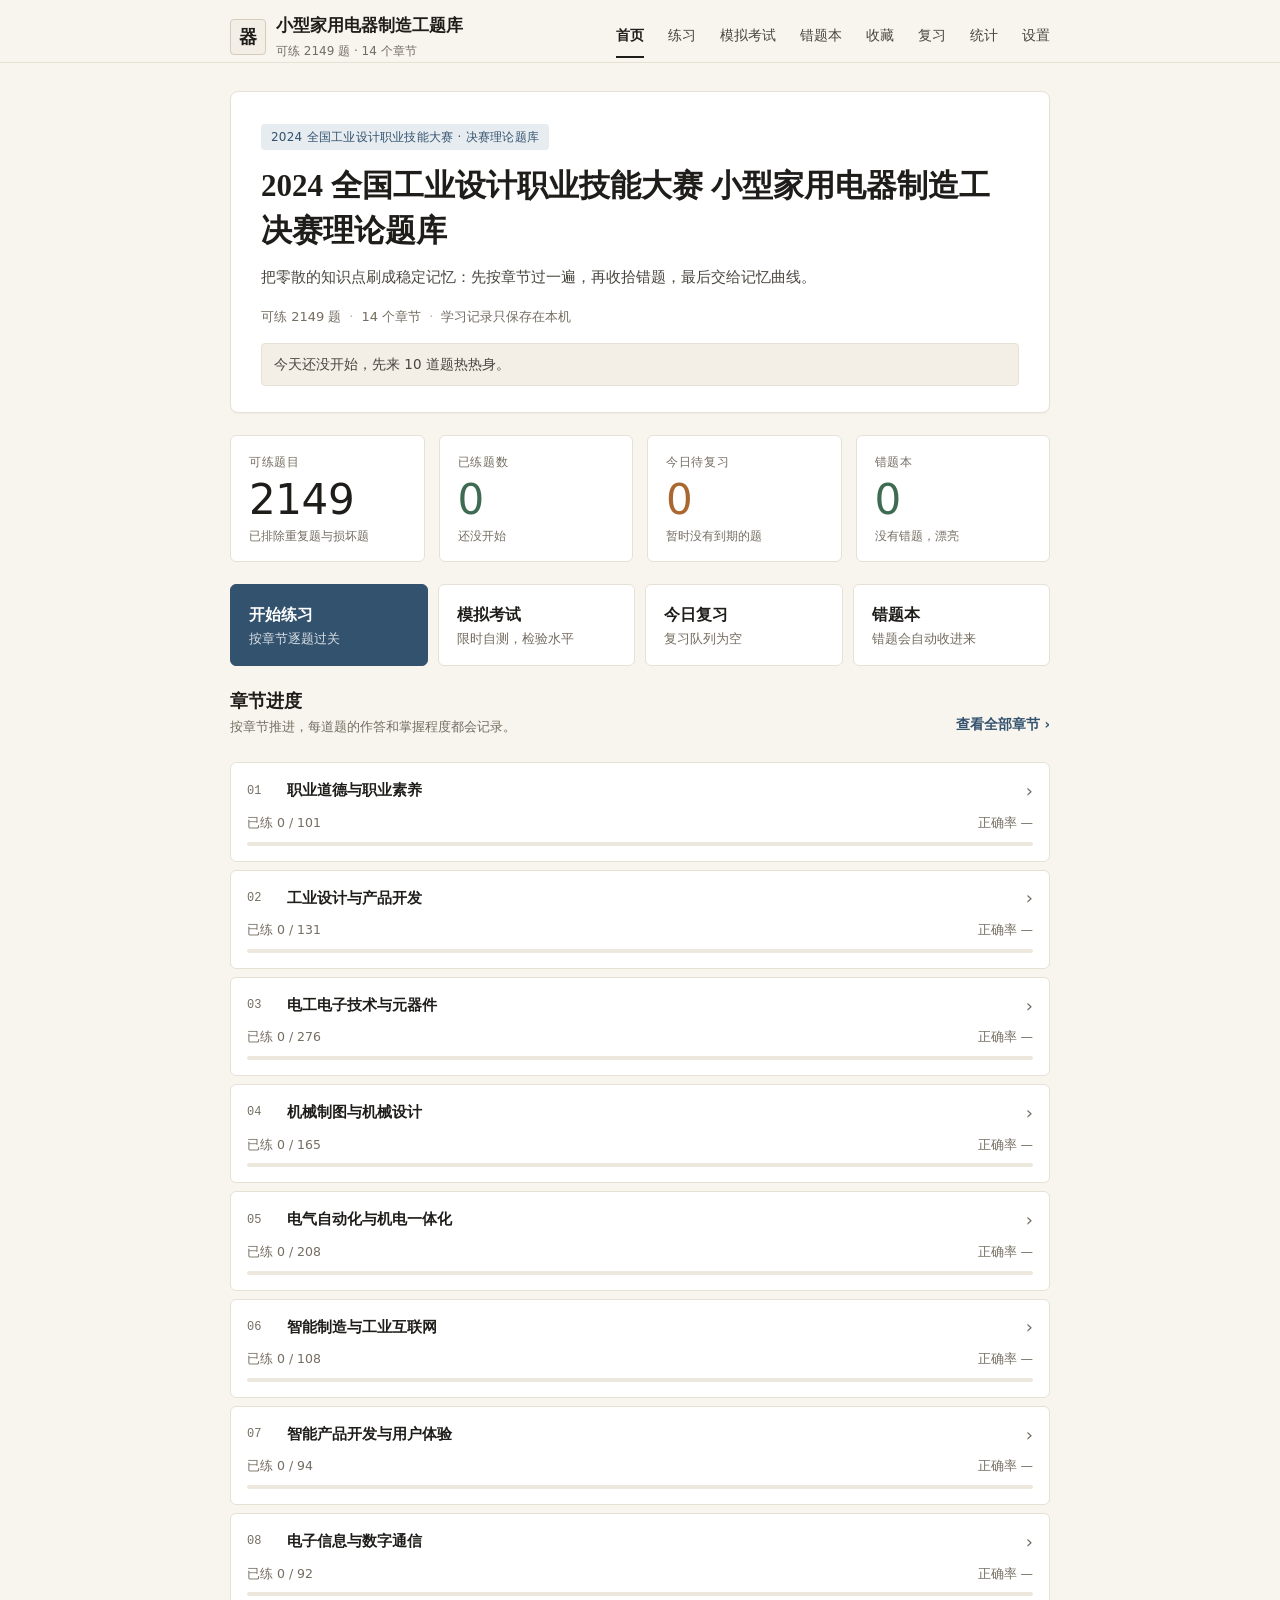
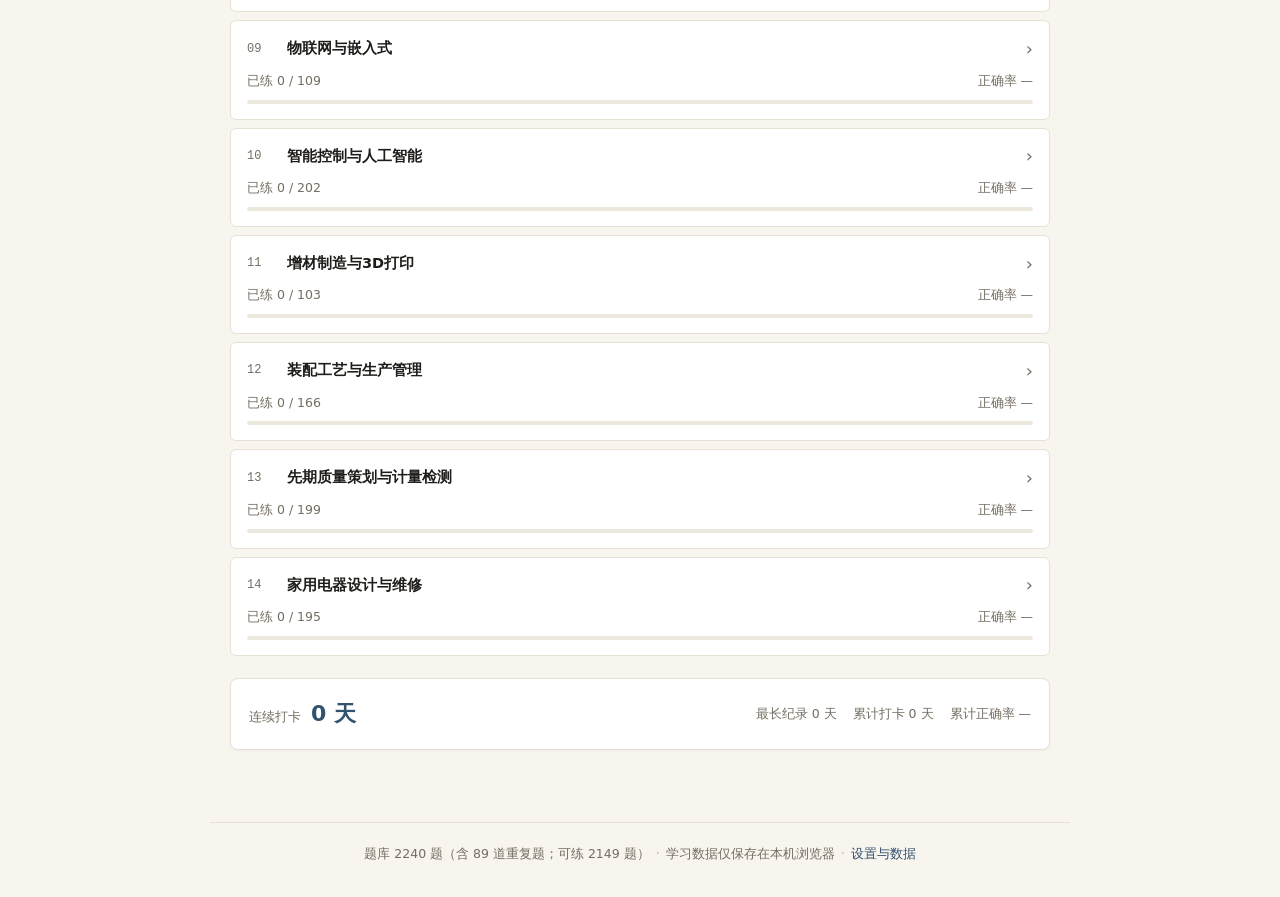
<file: index.html>
<!DOCTYPE html>
<html lang="zh-CN" data-theme="light">
  <head>
    <meta charset="utf-8" />
    <meta name="viewport" content="width=device-width, initial-scale=1, viewport-fit=cover" />
    <meta name="description" content="2024 全国工业设计职业技能大赛 小型家用电器制造工 决赛理论题库刷题：章节练习、模拟考试、错题本、收藏、记忆曲线复习与学习统计。" />
    <meta name="theme-color" content="#F8F5EF" />
    <title>小型家用电器制造工题库</title>
    <script>
      // 首屏前应用主题，避免深色模式闪白
      try {
        var rawSettings = JSON.parse(localStorage.getItem('appq:settings') || '{}');
        var theme = rawSettings && rawSettings.theme;
        var prefersDark =
          typeof matchMedia === 'function' && matchMedia('(prefers-color-scheme: dark)').matches;
        if (theme === 'dark' || (theme !== 'light' && prefersDark)) {
          document.documentElement.dataset.theme = 'dark';
          document.documentElement.style.colorScheme = 'dark';
        }
      } catch (err) {
        /* 忽略：主题会在 app.js 里再次应用 */
      }
    </script>
    <link
      rel="icon"
      href="data:image/svg+xml,%3Csvg xmlns='http://www.w3.org/2000/svg' viewBox='0 0 32 32'%3E%3Crect width='32' height='32' rx='4' fill='%23F8F5EF' stroke='%2333526E' stroke-width='2'/%3E%3Cpath d='M12 6.5v4M20 6.5v4' stroke='%2333526E' stroke-width='2' stroke-linecap='round'/%3E%3Crect x='10' y='10.5' width='12' height='7' rx='2.5' fill='none' stroke='%2333526E' stroke-width='2'/%3E%3Cpath d='M16 17.5v4M16 21.5c-3 0-4.5 1.6-4.5 4' stroke='%2333526E' stroke-width='2' stroke-linecap='round'/%3E%3C/svg%3E"
    />
    <link rel="stylesheet" href="css/style.css" />
    <script type="module" src="js/app.js"></script>
  </head>
  <body>
    <a class="skip-link" href="#main">跳到主要内容</a>

    <header class="site-header">
      <div class="site-header__inner">
        <a class="brand" href="#/" aria-label="小型家用电器制造工题库首页">
          <span class="brand__mark" aria-hidden="true">器</span>
          <span class="brand__text">
            <strong class="brand__title" id="brand-title">小型家用电器制造工题库</strong>
            <span class="brand__subtitle" id="brand-subtitle">章节练习 · 模拟考试 · 记忆曲线</span>
          </span>
        </a>
        <nav class="site-nav" id="site-nav" aria-label="主导航">
          <a href="#/" data-nav="home">首页</a>
          <a href="#/chapters" data-nav="chapters">练习</a>
          <a href="#/exam" data-nav="exam">模拟考试</a>
          <a href="#/wrong" data-nav="wrong">错题本</a>
          <a href="#/favorites" data-nav="favorites">收藏</a>
          <a href="#/review" data-nav="review">复习</a>
          <a href="#/stats" data-nav="stats">统计</a>
          <a href="#/settings" data-nav="settings">设置</a>
        </nav>
      </div>
    </header>

    <main id="main" class="site-main" tabindex="-1">
      <div class="boot" role="status">
        <span class="boot__spinner" aria-hidden="true"></span>
        <p>正在加载题库…</p>
      </div>
    </main>

    <footer class="site-footer">
      <p>
        <span id="footer-total">题库加载中</span>
        <span class="site-footer__dot" aria-hidden="true">·</span>
        学习数据仅保存在本机浏览器
        <span class="site-footer__dot" aria-hidden="true">·</span>
        <a href="#/settings">设置与数据</a>
      </p>
    </footer>

    <div id="toast-root" class="toast-root" aria-live="polite" aria-atomic="false"></div>
    <div id="modal-root"></div>

    <noscript>
      <p class="noscript">本页面需要启用 JavaScript 才能使用，请在浏览器设置中允许 JavaScript 后刷新。</p>
    </noscript>
  </body>
</html>
</file>
<file: css/style.css>
/* =========================================================================
   小型家用电器制造工题库 · 样式表
   视觉基调：现代人文主义 / 暖调学院风（纸本质感、学术批注台）。
   移动优先，桌面居中 860px；深色模式由 [data-theme="dark"] 接管。
   ========================================================================= */

/* --------------------------------- 变量 -------------------------------- */
:root {
  --font-sans: system-ui, -apple-system, "PingFang SC", "Microsoft YaHei", "Segoe UI", sans-serif;
  --font-serif: "Songti SC", "STSong", "Noto Serif CJK SC", "Source Han Serif SC", "SimSun", Georgia, serif;
  --font-mono: ui-monospace, "SFMono-Regular", "Cascadia Mono", Consolas, monospace;

  --bg: #f8f5ef;
  --surface: #ffffff;
  --surface-2: #f3efe7;
  --surface-3: #ede8de;
  --border: #e7e1d5;
  --border-strong: #d5ccbc;
  --text: #1f1d1a;
  --text-2: #4a463f;
  --muted: #746d61;

  --primary: #33526e;
  --primary-strong: #28425a;
  --primary-soft: #e7ecf1;
  --success: #3f6b52;
  --success-soft: #e8efe8;
  --success-border: #b9cbbe;
  --danger: #a5433a;
  --danger-soft: #f5e7e4;
  --danger-border: #dcb6ae;
  --warn: #a9682f;
  --warn-soft: #f7eddf;
  --warn-border: #dfc7a6;

  --header-bg: rgba(248, 245, 239, 0.96);
  --overlay: rgba(31, 29, 26, 0.42);
  --shadow-sm: 0 1px 2px rgba(31, 29, 26, 0.04);
  --shadow-md: 0 1px 3px rgba(31, 29, 26, 0.05);
  --shadow-lg: 0 2px 6px rgba(31, 29, 26, 0.06);

  --radius-lg: 8px;
  --radius: 6px;
  --radius-sm: 4px;

  color-scheme: light;
}

:root[data-theme="dark"] {
  --bg: #17150f;
  --surface: #1f1c16;
  --surface-2: #262219;
  --surface-3: #2d281e;
  --border: #322d24;
  --border-strong: #4a4336;
  --text: #ede7db;
  --text-2: #c6beaf;
  --muted: #9c9283;

  --primary: #8fa9c4;
  --primary-strong: #a9c0d8;
  --primary-soft: #25303b;
  --success: #8fb79d;
  --success-soft: #1f2a22;
  --success-border: #46604f;
  --danger: #d98b80;
  --danger-soft: #33211e;
  --danger-border: #6e3f37;
  --warn: #d3a269;
  --warn-soft: #2e2519;
  --warn-border: #5e4a2c;

  --header-bg: rgba(23, 21, 15, 0.96);
  --overlay: rgba(0, 0, 0, 0.6);
  --shadow-sm: 0 1px 2px rgba(0, 0, 0, 0.35);
  --shadow-md: 0 1px 3px rgba(0, 0, 0, 0.4);
  --shadow-lg: 0 2px 6px rgba(0, 0, 0, 0.45);
  color-scheme: dark;
}

/* ------------------------------- 基础样式 ------------------------------- */
*,
*::before,
*::after {
  box-sizing: border-box;
}

html {
  -webkit-text-size-adjust: 100%;
  text-size-adjust: 100%;
  scroll-behavior: smooth;
}

body {
  margin: 0;
  min-height: 100vh;
  font-family: var(--font-sans);
  font-size: 16px;
  line-height: 1.75;
  color: var(--text);
  background-color: var(--bg);
  -webkit-font-smoothing: antialiased;
  -moz-osx-font-smoothing: grayscale;
  transition: background-color 0.12s ease, color 0.12s ease;
}

body.modal-open {
  overflow: hidden;
}

h1,
h2,
h3,
h4,
p,
figure,
blockquote,
dl,
dd {
  margin: 0;
}

ul,
ol {
  margin: 0;
  padding: 0;
  list-style: none;
}

a {
  color: var(--primary);
  text-decoration: none;
}

a:hover {
  text-decoration: underline;
}

button,
input,
select,
textarea {
  font: inherit;
  color: inherit;
}

img {
  max-width: 100%;
  display: block;
}

:focus-visible {
  outline: 2px solid var(--primary);
  outline-offset: 2px;
}

::selection {
  background: var(--primary-soft);
  color: var(--text);
}

/* 滚动条（桌面端） */
@media (pointer: fine) {
  * {
    scrollbar-width: thin;
    scrollbar-color: var(--border-strong) transparent;
  }
}

.skip-link {
  position: absolute;
  left: 12px;
  top: -60px;
  z-index: 200;
  padding: 10px 16px;
  border-radius: var(--radius-sm);
  background: var(--primary);
  color: #fff;
  font-weight: 600;
}

.skip-link:focus {
  top: 12px;
  text-decoration: none;
}

/* -------------------------------- 布局壳 -------------------------------- */
.site-header {
  position: sticky;
  top: 0;
  z-index: 50;
  background: var(--header-bg);
  border-bottom: 1px solid var(--border);
}

.site-header__inner {
  display: flex;
  flex-direction: column;
  gap: 4px;
  max-width: 860px;
  margin: 0 auto;
  padding: 10px 16px 0;
}

.brand {
  display: flex;
  align-items: center;
  gap: 10px;
  min-width: 0;
  color: inherit;
  text-decoration: none;
}

.brand:hover {
  text-decoration: none;
}

.brand__mark {
  display: grid;
  place-items: center;
  flex: 0 0 auto;
  width: 36px;
  height: 36px;
  border: 1px solid var(--border-strong);
  border-radius: var(--radius-sm);
  background: var(--surface-2);
  color: var(--text);
  font-family: var(--font-serif);
  font-size: 18px;
  font-weight: 600;
  line-height: 1;
}

.brand__text {
  display: flex;
  flex-direction: column;
  min-width: 0;
}

.brand__title {
  font-family: var(--font-serif);
  font-size: 16.5px;
  font-weight: 600;
  letter-spacing: 0;
  white-space: nowrap;
  overflow: hidden;
  text-overflow: ellipsis;
}

.brand__subtitle {
  font-size: 12px;
  color: var(--muted);
  white-space: nowrap;
  overflow: hidden;
  text-overflow: ellipsis;
}

.site-nav {
  display: flex;
  gap: 13px;
  overflow-x: auto;
  scrollbar-width: none;
  padding-bottom: 0;
  margin: 0;
}

.site-nav::-webkit-scrollbar {
  display: none;
}

.site-nav a {
  flex: 0 0 auto;
  padding: 8px 0 6px;
  border-bottom: 2px solid transparent;
  border-radius: 0;
  color: var(--text-2);
  font-size: 13.5px;
  font-weight: 500;
  white-space: nowrap;
  transition: color 0.12s ease, border-color 0.12s ease;
}

.site-nav a:hover {
  border-bottom-color: var(--border-strong);
  color: var(--text);
  text-decoration: none;
}

.site-nav a.is-active {
  border-bottom-color: var(--text);
  color: var(--text);
  font-weight: 600;
}

.site-main {
  max-width: 860px;
  margin: 0 auto;
  padding: 28px 20px 72px;
  min-height: calc(100vh - 220px);
  outline: none;
}

.site-footer {
  max-width: 860px;
  margin: 0 auto;
  padding: 20px 16px calc(32px + env(safe-area-inset-bottom));
  border-top: 1px solid var(--border);
  color: var(--muted);
  font-size: 12.5px;
  text-align: center;
}

.site-footer p {
  display: flex;
  flex-wrap: wrap;
  justify-content: center;
  gap: 6px;
}

.site-footer__dot {
  opacity: 0.5;
}

.noscript {
  position: fixed;
  inset: auto 16px 16px;
  z-index: 300;
  padding: 14px 18px;
  border: 1px solid var(--danger-border);
  border-radius: var(--radius);
  background: var(--danger-soft);
  color: var(--danger);
}

@media (min-width: 720px) {
  .site-header__inner {
    flex-direction: row;
    align-items: center;
    justify-content: space-between;
    gap: 26px;
    padding: 12px 20px 0;
  }

  .site-nav {
    overflow: visible;
    padding-bottom: 0;
    gap: 24px;
  }

  .site-nav a {
    padding: 8px 0 8px;
    font-size: 13.5px;
  }

  .site-main {
    padding: 28px 20px 72px;
  }
}

/* -------------------------------- 通用页面 ------------------------------- */
.page {
  display: flex;
  flex-direction: column;
  gap: 22px;
}

.page--narrow {
  max-width: 560px;
  margin: 0 auto;
  width: 100%;
}

.page-head {
  display: flex;
  flex-direction: column;
  gap: 6px;
  padding-top: 4px;
}

.page-title {
  font-family: var(--font-serif);
  font-size: 27px;
  font-weight: 600;
  letter-spacing: 0;
  line-height: 1.4;
}

.page-subtitle {
  color: var(--muted);
  font-size: 14.5px;
  line-height: 1.8;
}

.stack {
  display: flex;
  flex-direction: column;
  gap: 12px;
}

.muted {
  color: var(--text-2);
}

.small {
  font-size: 13px;
}

.dot {
  opacity: 0.5;
}

.link-arrow {
  flex: 0 0 auto;
  font-size: 13.5px;
  font-weight: 600;
}

.link-arrow::after {
  content: " ›";
}

.card {
  background: var(--surface);
  border: 1px solid var(--border);
  border-radius: var(--radius-lg);
  box-shadow: var(--shadow-sm);
}

.card--pad {
  padding: 22px 24px;
}

@media (max-width: 559px) {
  .card--pad {
    padding: 18px;
  }
}

/* 极窄屏（≤400px）：8 个导航项按内容排会溢出，这里压紧字号与间距让「设置」也留在首屏 */
@media (max-width: 400px) {
  .site-nav {
    gap: 10px;
  }

  .site-nav a {
    font-size: 12.5px;
  }
}

.section-head {
  display: flex;
  align-items: flex-end;
  justify-content: space-between;
  gap: 12px;
  margin-bottom: 14px;
}

.section-head__text {
  display: flex;
  flex-direction: column;
  gap: 3px;
  min-width: 0;
}

.section-title {
  font-family: var(--font-serif);
  font-size: 18px;
  font-weight: 600;
  letter-spacing: 0;
  line-height: 1.45;
}

.section-subtitle {
  color: var(--muted);
  font-size: 13px;
  line-height: 1.5;
}

/* --------------------------------- 按钮 --------------------------------- */
.btn {
  display: inline-flex;
  align-items: center;
  justify-content: center;
  gap: 6px;
  padding: 10px 18px;
  min-height: 42px;
  border: 1px solid var(--border-strong);
  border-radius: var(--radius-sm);
  background: var(--surface);
  color: var(--text);
  font-size: 14.5px;
  font-weight: 600;
  line-height: 1.2;
  text-align: center;
  text-decoration: none;
  cursor: pointer;
  user-select: none;
  transition: color 0.12s ease, background-color 0.12s ease, border-color 0.12s ease;
  -webkit-tap-highlight-color: transparent;
}

.btn:hover {
  border-color: var(--primary);
  color: var(--primary);
  text-decoration: none;
}

.btn:active {
  border-color: var(--text-2);
}

.btn:disabled,
.btn[aria-disabled="true"] {
  opacity: 0.45;
  cursor: not-allowed;
  box-shadow: none;
}

.btn:disabled:hover {
  border-color: var(--border-strong);
  color: var(--text);
}

.btn--primary {
  border-color: var(--primary);
  background: var(--primary);
  color: #fff;
}

.btn--primary:hover {
  border-color: var(--primary-strong);
  background: var(--primary-strong);
  color: #fff;
}

.btn--success {
  border-color: var(--success);
  background: var(--success);
  color: #fff;
}

.btn--success:hover {
  border-color: var(--success);
  background: var(--success);
  color: #fff;
}

.btn--danger {
  border-color: var(--danger-border);
  background: var(--danger-soft);
  color: var(--danger);
}

.btn--danger:hover {
  border-color: var(--danger);
  background: var(--danger-soft);
  color: var(--danger);
}

.btn--ghost {
  border-color: transparent;
  background: transparent;
  color: var(--text-2);
}

.btn--ghost:hover {
  border-color: transparent;
  background: var(--surface-2);
  color: var(--text);
}

.btn--sm {
  min-height: 34px;
  padding: 6px 13px;
  border-radius: var(--radius-sm);
  font-size: 13px;
}

.btn--lg {
  min-height: 50px;
  padding: 13px 24px;
  font-size: 16px;
  border-radius: var(--radius);
}

.btn__icon {
  font-size: 1.05em;
  line-height: 1;
}

/* 深色模式下主色被提亮，实底按钮改用深色文字 */
:root[data-theme="dark"] .btn--primary {
  color: #14120d;
}

:root[data-theme="dark"] .btn--primary:hover {
  color: #14120d;
}

:root[data-theme="dark"] .btn--success {
  color: #0f1a13;
}

:root[data-theme="dark"] .skip-link {
  color: #14120d;
}

/* --------------------------------- 徽标 --------------------------------- */
.badge {
  display: inline-flex;
  align-items: center;
  gap: 4px;
  max-width: 100%;
  padding: 3px 9px;
  border: 1px solid var(--border);
  border-radius: var(--radius-sm);
  background: var(--surface-2);
  color: var(--text-2);
  font-size: 12px;
  font-weight: 500;
  line-height: 1.5;
  white-space: nowrap;
  overflow: hidden;
  text-overflow: ellipsis;
}

.badge--primary {
  border-color: transparent;
  background: var(--primary-soft);
  color: var(--primary);
}

.badge--success {
  border-color: transparent;
  background: var(--success-soft);
  color: var(--success);
}

.badge--danger {
  border-color: transparent;
  background: var(--danger-soft);
  color: var(--danger);
}

.badge--warn {
  border-color: transparent;
  background: var(--warn-soft);
  color: var(--warn);
}

/* -------------------------------- 进度条 -------------------------------- */
.progress {
  position: relative;
  height: 6px;
  border-radius: 2px;
  background: var(--surface-3);
  overflow: hidden;
}

.progress--sm {
  height: 4px;
}

.progress__fill {
  height: 100%;
  min-width: 0;
  border-radius: inherit;
  background: var(--primary);
}

.progress__fill--success {
  background: var(--success);
}

.progress__fill--danger {
  background: var(--danger);
}

/* -------------------------------- 数据卡 -------------------------------- */
.stat-grid {
  display: grid;
  grid-template-columns: repeat(2, minmax(0, 1fr));
  gap: 14px;
}

.stat-card {
  display: flex;
  flex-direction: column;
  gap: 2px;
  padding: 16px 18px;
  border: 1px solid var(--border);
  border-radius: var(--radius);
  background: var(--surface);
  text-align: left;
  color: inherit;
  transition: color 0.12s ease, background-color 0.12s ease, border-color 0.12s ease;
}

a.stat-card,
button.stat-card {
  cursor: pointer;
  font: inherit;
}

a.stat-card:hover,
button.stat-card:hover {
  border-color: var(--border-strong);
  text-decoration: none;
}

button.stat-card:active {
  background: var(--surface-2);
}

.stat-card__label {
  color: var(--muted);
  font-size: 12px;
  font-weight: 500;
  letter-spacing: 0.06em;
}

.stat-card__value {
  font-size: 38px;
  font-weight: 300;
  letter-spacing: -0.01em;
  line-height: 1.2;
  font-variant-numeric: tabular-nums;
}

.stat-card__hint {
  color: var(--muted);
  font-size: 12px;
  line-height: 1.45;
}

.stat-card--success .stat-card__value {
  color: var(--success);
}

.stat-card--danger .stat-card__value {
  color: var(--danger);
}

.stat-card--warn .stat-card__value {
  color: var(--warn);
}

@media (min-width: 600px) {
  .stat-grid {
    grid-template-columns: repeat(4, minmax(0, 1fr));
  }

  .stat-grid--4 {
    grid-template-columns: repeat(4, minmax(0, 1fr));
  }

  .stat-card__value {
    font-size: 42px;
  }
}

/* -------------------------------- 空状态 -------------------------------- */
.empty-state {
  display: flex;
  flex-direction: column;
  align-items: center;
  gap: 6px;
  padding: 32px 18px;
  border: 1px dashed var(--border-strong);
  border-radius: var(--radius);
  background: var(--surface-2);
  text-align: center;
}

.empty-state__icon {
  display: grid;
  place-items: center;
  width: 44px;
  height: 44px;
  margin-bottom: 4px;
  border: 1px solid var(--border);
  border-radius: var(--radius-sm);
  background: var(--surface-2);
  color: var(--muted);
  font-size: 22px;
}

.empty-state__title {
  font-family: var(--font-serif);
  font-size: 17px;
  font-weight: 600;
  letter-spacing: 0;
}

.empty-state__hint {
  max-width: 42ch;
  color: var(--muted);
  font-size: 13.5px;
  line-height: 1.6;
}

.empty-state .btn {
  margin-top: 8px;
}

/* --------------------------------- 表单 --------------------------------- */
.select {
  min-height: 38px;
  padding: 6px 32px 6px 12px;
  border: 1px solid var(--border-strong);
  border-radius: var(--radius-sm);
  background-color: var(--surface);
  background-image: linear-gradient(45deg, transparent 50%, var(--muted) 50%),
    linear-gradient(135deg, var(--muted) 50%, transparent 50%);
  background-position: calc(100% - 17px) 55%, calc(100% - 12px) 55%;
  background-size: 5px 5px, 5px 5px;
  background-repeat: no-repeat;
  font-size: 13.5px;
  color: var(--text);
  appearance: none;
  cursor: pointer;
}

.select:focus-visible {
  outline: 2px solid var(--primary);
  outline-offset: 1px;
}

.switch {
  position: relative;
  flex: 0 0 auto;
  width: 46px;
  height: 28px;
  margin: 0;
  border-radius: var(--radius-sm);
  background: var(--border-strong);
  appearance: none;
  -webkit-appearance: none;
  cursor: pointer;
  transition: background-color 0.12s ease;
}

.switch::after {
  content: "";
  position: absolute;
  top: 3px;
  left: 3px;
  width: 22px;
  height: 22px;
  border-radius: 3px;
  background: #fff;
  transition: transform 0.12s ease;
}

.switch:checked {
  background: var(--primary);
}

.switch:checked::after {
  transform: translateX(18px);
}

.switch:focus-visible {
  outline: 2px solid var(--primary);
  outline-offset: 2px;
}

/* -------------------------------- Toast --------------------------------- */
.toast-root {
  position: fixed;
  left: 50%;
  bottom: calc(20px + env(safe-area-inset-bottom));
  z-index: 300;
  display: flex;
  flex-direction: column;
  align-items: center;
  gap: 8px;
  width: min(92vw, 420px);
  transform: translateX(-50%);
  pointer-events: none;
}

.toast {
  width: 100%;
  padding: 11px 16px;
  border: 1px solid var(--border);
  border-left: 3px solid var(--primary);
  border-radius: var(--radius-sm);
  background: var(--surface);
  box-shadow: var(--shadow-md);
  font-size: 14px;
  line-height: 1.5;
  text-align: left;
  animation: fade-in 0.12s ease-out;
}

.toast--success {
  border-left-color: var(--success);
}

.toast--error {
  border-left-color: var(--danger);
}

.toast--info {
  border-left-color: var(--primary);
}

.toast.is-leaving {
  animation: fade-out 0.12s ease-in forwards;
}

/* -------------------------------- Modal --------------------------------- */
.modal-backdrop {
  position: fixed;
  inset: 0;
  z-index: 400;
  display: flex;
  align-items: center;
  justify-content: center;
  padding: 20px;
  background: var(--overlay);
  animation: fade-in 0.12s ease-out;
}

.modal-backdrop.is-leaving {
  animation: fade-out 0.12s ease-in forwards;
}

.modal {
  width: min(100%, 430px);
  max-height: calc(100vh - 48px);
  overflow-y: auto;
  padding: 20px;
  border: 1px solid var(--border);
  border-radius: var(--radius-lg);
  background: var(--surface);
  box-shadow: var(--shadow-lg);
  animation: fade-in 0.12s ease-out;
}

.modal__head {
  display: flex;
  align-items: flex-start;
  justify-content: space-between;
  gap: 12px;
  margin-bottom: 10px;
}

.modal__title {
  font-family: var(--font-serif);
  font-size: 19px;
  font-weight: 600;
  letter-spacing: 0;
}

.modal__close {
  flex: 0 0 auto;
  width: 32px;
  height: 32px;
  margin: -4px -6px 0 0;
  border: 0;
  border-radius: 50%;
  background: transparent;
  color: var(--muted);
  font-size: 15px;
  cursor: pointer;
}

.modal__close:hover {
  background: var(--surface-2);
  color: var(--text);
}

.modal__body {
  color: var(--text-2);
  font-size: 14.5px;
  line-height: 1.65;
}

.modal__message {
  color: var(--text);
}

.modal__hint {
  margin-top: 8px;
  color: var(--muted);
  font-size: 13px;
}

.modal__actions {
  display: flex;
  flex-wrap: wrap;
  justify-content: flex-end;
  gap: 8px;
  margin-top: 18px;
}

@keyframes fade-in {
  from {
    opacity: 0;
  }
  to {
    opacity: 1;
  }
}

@keyframes fade-out {
  to {
    opacity: 0;
  }
}

/* --------------------------------- 加载 --------------------------------- */
.boot {
  display: flex;
  flex-direction: column;
  align-items: center;
  gap: 14px;
  padding: 80px 16px;
  color: var(--muted);
  text-align: center;
}

.boot__spinner {
  width: 26px;
  height: 26px;
  border: 1px solid var(--border-strong);
  border-top-color: var(--primary);
  border-radius: 50%;
  animation: spin 1.6s linear infinite;
}

@keyframes spin {
  to {
    transform: rotate(360deg);
  }
}

.code-block {
  margin: 12px 0;
  padding: 12px 14px;
  border: 1px solid var(--border);
  border-radius: var(--radius-sm);
  background: var(--surface-2);
  color: var(--text-2);
  font-family: var(--font-mono);
  font-size: 12.5px;
  line-height: 1.6;
  overflow-x: auto;
  white-space: pre;
}

/* ------------------------------- 首页 Hero ------------------------------- */
.hero {
  position: relative;
  padding: 26px 24px 22px;
  overflow: hidden;
  background-color: var(--surface);
}

.hero__kicker {
  display: flex;
  font-family: var(--font-serif);
  font-size: 12px;
  letter-spacing: 0.12em;
}

.hero__kicker .badge {
  font-family: var(--font-sans);
  letter-spacing: 0.02em;
}

.hero__title {
  margin: 14px 0 10px;
  font-family: var(--font-serif);
  font-size: 26px;
  font-weight: 600;
  letter-spacing: 0;
  line-height: 1.45;
  overflow-wrap: anywhere;
}

.hero__subtitle {
  max-width: 62ch;
  color: var(--text-2);
  font-size: 14.5px;
  line-height: 1.8;
}

.hero__meta {
  display: flex;
  flex-wrap: wrap;
  align-items: center;
  gap: 8px;
  margin-top: 16px;
  color: var(--muted);
  font-size: 13px;
}

.hero__today {
  margin-top: 14px;
  padding: 10px 12px;
  border: 1px solid var(--border);
  border-radius: var(--radius-sm);
  background: var(--surface-2);
  color: var(--text-2);
  font-size: 13.5px;
  line-height: 1.6;
}

@media (min-width: 600px) {
  .hero {
    padding: 32px 30px 26px;
  }

  .hero__title {
    font-size: 31px;
  }
}

/* ------------------------------- 快捷入口 ------------------------------- */
.quick-actions {
  display: grid;
  grid-template-columns: repeat(2, minmax(0, 1fr));
  gap: 10px;
}

.quick-action {
  display: flex;
  flex-direction: column;
  gap: 2px;
  padding: 16px 18px;
  border: 1px solid var(--border);
  border-radius: var(--radius);
  background: var(--surface);
  color: inherit;
  transition: color 0.12s ease, background-color 0.12s ease, border-color 0.12s ease;
}

.quick-action:hover {
  border-color: var(--border-strong);
  text-decoration: none;
}

.quick-action:active {
  background: var(--surface-2);
}

.quick-action strong {
  font-family: var(--font-serif);
  font-size: 15.5px;
  font-weight: 600;
}

.quick-action span {
  color: var(--muted);
  font-size: 12.5px;
  line-height: 1.5;
}

.quick-action--primary {
  border-color: var(--primary);
  background: var(--primary);
  color: #fff;
}

.quick-action--primary span {
  color: rgba(255, 255, 255, 0.82);
}

.quick-action--primary:hover {
  border-color: var(--primary-strong);
  background: var(--primary-strong);
  color: #fff;
}

@media (min-width: 600px) {
  .quick-actions {
    grid-template-columns: repeat(4, minmax(0, 1fr));
  }
}

/* ------------------------------ 连续打卡卡 ------------------------------ */
.streak-card {
  display: flex;
  flex-wrap: wrap;
  align-items: center;
  justify-content: space-between;
  gap: 10px 20px;
  padding: 16px 18px;
}

.streak-card__main {
  display: flex;
  align-items: baseline;
  gap: 10px;
}

.streak-card__label {
  color: var(--muted);
  font-size: 13px;
}

.streak-card__value {
  font-size: 20px;
  font-weight: 750;
  color: var(--primary);
  letter-spacing: -0.01em;
}

.streak-card__meta {
  display: flex;
  flex-wrap: wrap;
  gap: 4px 16px;
  color: var(--muted);
  font-size: 12.5px;
}

/* ------------------------------ 章节进度行 ------------------------------ */
.chapter-list {
  display: flex;
  flex-direction: column;
  gap: 8px;
}

.chapter-row {
  display: flex;
  flex-direction: column;
  gap: 8px;
  padding: 15px 16px;
  border: 1px solid var(--border);
  border-radius: var(--radius);
  background: var(--surface);
  color: inherit;
  transition: background-color 0.12s ease, border-color 0.12s ease;
}

a.chapter-row:hover {
  border-color: var(--border-strong);
  background: var(--surface-2);
  text-decoration: none;
}

.chapter-row--empty {
  opacity: 0.66;
}

.chapter-row__head {
  display: flex;
  align-items: center;
  gap: 10px;
}

.chapter-row__index {
  flex: 0 0 auto;
  width: 30px;
  color: var(--muted);
  font-family: var(--font-mono);
  font-size: 12px;
  font-variant-numeric: tabular-nums;
}

.chapter-row__name {
  flex: 1;
  min-width: 0;
  font-size: 14.5px;
  font-weight: 600;
  overflow: hidden;
  text-overflow: ellipsis;
  white-space: nowrap;
}

.chapter-row__chevron {
  color: var(--muted);
  font-size: 18px;
  line-height: 1;
}

.chapter-row__meta {
  display: flex;
  flex-wrap: wrap;
  justify-content: space-between;
  gap: 4px 14px;
  color: var(--muted);
  font-size: 12.5px;
}

/* -------------------------------- 章节页 -------------------------------- */
.overview-bar {
  display: flex;
  flex-wrap: wrap;
  align-items: center;
  justify-content: space-between;
  gap: 12px 16px;
}

.overview-bar__text {
  display: flex;
  flex-direction: column;
  gap: 2px;
  min-width: 0;
}

.overview-bar__text strong {
  font-size: 16px;
  font-weight: 700;
}

.overview-bar__actions {
  display: flex;
  flex-wrap: wrap;
  gap: 8px;
}

.chapter-card-list {
  display: grid;
  grid-template-columns: minmax(0, 1fr);
  gap: 12px;
}

.chapter-card {
  display: flex;
  flex-direction: column;
  gap: 12px;
  padding: 20px;
  border: 1px solid var(--border);
  border-radius: var(--radius-lg);
  background: var(--surface);
  transition: background-color 0.12s ease, border-color 0.12s ease;
}

.chapter-card:hover {
  border-color: var(--border-strong);
  background: var(--surface-2);
}

.chapter-card--empty {
  opacity: 0.7;
}

.chapter-card__head {
  display: flex;
  align-items: flex-start;
  justify-content: space-between;
  gap: 12px;
}

.chapter-card__index {
  display: block;
  color: var(--muted);
  font-size: 12px;
  font-weight: 500;
}

.chapter-card__title {
  margin-top: 1px;
  font-family: var(--font-serif);
  font-size: 18px;
  font-weight: 600;
  letter-spacing: 0;
  line-height: 1.5;
}

.chapter-card__stats {
  display: flex;
  flex-wrap: wrap;
  gap: 4px 16px;
  color: var(--muted);
  font-size: 12.5px;
}

.chapter-card__actions {
  display: flex;
  justify-content: flex-end;
}

/* -------------------------------- 练习页 -------------------------------- */
.practice-page {
  gap: 18px;
}

.practice-topbar {
  display: flex;
  flex-direction: column;
  gap: 8px;
}

.practice-topbar__row {
  display: flex;
  align-items: center;
  gap: 10px;
}

.practice-topbar__back {
  flex: 0 0 auto;
}

.practice-topbar__info {
  display: flex;
  flex: 1;
  flex-direction: column;
  align-items: center;
  gap: 0;
  min-width: 0;
  text-align: center;
}

.practice-topbar__title {
  max-width: 100%;
  font-size: 14.5px;
  font-weight: 650;
  overflow: hidden;
  text-overflow: ellipsis;
  white-space: nowrap;
}

.practice-topbar__meta {
  color: var(--muted);
  font-size: 12px;
  font-variant-numeric: tabular-nums;
}

.question-card {
  display: flex;
  flex-direction: column;
  gap: 16px;
  padding: 22px 24px;
}

@media (max-width: 559px) {
  .question-card {
    padding: 18px;
  }
}

.question-card__head {
  display: flex;
  align-items: flex-start;
  justify-content: space-between;
  gap: 10px;
}

.question-card__tags {
  display: flex;
  flex-wrap: wrap;
  align-items: center;
  gap: 6px;
  min-width: 0;
}

.question-card__no {
  color: var(--muted);
  font-family: var(--font-mono);
  font-size: 12px;
}

.star-btn {
  flex: 0 0 auto;
  display: grid;
  place-items: center;
  width: 38px;
  height: 38px;
  margin: -6px -6px 0 0;
  border: 0;
  border-radius: 50%;
  background: transparent;
  color: var(--muted);
  font-size: 20px;
  line-height: 1;
  cursor: pointer;
  transition: background-color 0.12s ease, color 0.12s ease, border-color 0.12s ease;
}

.star-btn:hover {
  background: var(--warn-soft);
  color: var(--warn);
}

.star-btn.is-active {
  color: var(--warn);
}

.star-btn:active {
  color: var(--text);
}

.question-stem {
  font-size: 17.5px;
  font-weight: 500;
  line-height: 1.8;
  letter-spacing: 0;
  overflow-wrap: anywhere;
  white-space: pre-wrap;
}

.question-stem:focus {
  outline: none;
}

/* 题干配图：读图题专用，7 道电气/制图题带图 */
.question-media {
  display: flex;
  flex-direction: column;
  gap: 10px;
}

.question-media__figure {
  margin: 0;
  padding: 10px;
  border: 1px solid var(--border);
  border-radius: var(--radius-sm);
  background: var(--surface-2, var(--surface));
}

.question-media__img {
  display: block;
  max-width: 100%;
  height: auto;
  margin: 0 auto;
  border-radius: 6px;
  /* 题库原图多为白底线稿/实物照，深色主题下保持白底更清楚 */
  background: #fff;
}

.question-media__caption {
  margin-top: 8px;
  color: var(--text-muted);
  font-size: 12.5px;
  line-height: 1.6;
  text-align: center;
}

.options {
  display: flex;
  flex-direction: column;
  gap: 9px;
}

.option {
  display: flex;
  align-items: flex-start;
  gap: 12px;
  width: 100%;
  padding: 13px 15px;
  border: 1px solid var(--border);
  border-radius: var(--radius-sm);
  background: var(--surface);
  color: var(--text);
  font-size: 14.5px;
  line-height: 1.65;
  text-align: left;
  cursor: pointer;
  transition: color 0.12s ease, background-color 0.12s ease, border-color 0.12s ease;
  -webkit-tap-highlight-color: transparent;
}

.option:hover {
  border-color: var(--primary);
  background: var(--surface-2);
}

.option:active {
  background-color: var(--surface-2);
}

.option:focus-visible {
  outline: 2px solid var(--primary);
  outline-offset: 2px;
}

.option:disabled {
  cursor: default;
  opacity: 1;
}

.option:disabled:hover {
  border-color: var(--border);
  background: var(--surface);
}

.option__key {
  flex: 0 0 auto;
  display: grid;
  place-items: center;
  min-width: 24px;
  height: 24px;
  margin-top: 1px;
  padding: 0 5px;
  border: 1px solid var(--border);
  border-radius: var(--radius-sm);
  background: var(--surface-2);
  color: var(--text-2);
  font-size: 12px;
  font-weight: 600;
  line-height: 1;
}

.option__text {
  flex: 1;
  min-width: 0;
  overflow-wrap: anywhere;
}

.option__mark {
  flex: 0 0 auto;
  margin-left: auto;
  color: var(--muted);
  font-weight: 700;
}

.option.is-selected {
  border-color: var(--primary);
  background: var(--primary-soft);
}

.option.is-selected .option__key {
  border-color: var(--primary);
  background: var(--primary);
  color: #fff;
}

.option.is-correct {
  border-color: var(--success);
  border-left: 3px solid var(--success);
  background: var(--success-soft);
}

.option.is-correct .option__key {
  border-color: var(--success);
  background: var(--success);
  color: #fff;
}

.option.is-correct .option__mark {
  color: var(--success);
}

.option.is-wrong {
  border-color: var(--danger);
  border-left: 3px solid var(--danger);
  background: var(--danger-soft);
}

.option.is-wrong .option__key {
  border-color: var(--danger);
  background: var(--danger);
  color: #fff;
}

.option.is-wrong .option__mark {
  color: var(--danger);
}

/* 多选漏选：正确答案用虚线强调 */
.option.is-missed {
  border-color: var(--success);
  border-left: 3px dashed var(--success);
  background: var(--success-soft);
}

.option.is-missed .option__key {
  border: 1px dashed var(--success);
  background: var(--success-soft);
  color: var(--success);
}

.option.is-missed .option__mark {
  color: var(--success);
}

:root[data-theme="dark"] .option:disabled.is-selected,
:root[data-theme="dark"] .option:disabled.is-correct,
:root[data-theme="dark"] .option:disabled.is-wrong,
:root[data-theme="dark"] .option:disabled.is-missed {
  background: var(--surface);
}

:root[data-theme="dark"] .option.is-selected {
  background: var(--primary-soft);
}

:root[data-theme="dark"] .option.is-correct {
  background: var(--success-soft);
}

:root[data-theme="dark"] .option.is-wrong {
  background: var(--danger-soft);
}

:root[data-theme="dark"] .option.is-selected .option__key,
:root[data-theme="dark"] .option.is-correct .option__key,
:root[data-theme="dark"] .option.is-wrong .option__key {
  color: #14120d;
}

/* 判题反馈条 */
.feedback {
  display: flex;
  flex-wrap: wrap;
  align-items: center;
  gap: 6px 12px;
  padding: 11px 14px;
  border: 1px solid var(--border);
  border-radius: var(--radius-sm);
  font-size: 13.5px;
  line-height: 1.5;
  animation: fade-in 0.12s ease-out;
}

.feedback--correct {
  border-color: var(--success-border);
  background: var(--success-soft);
  color: var(--success);
}

.feedback--wrong {
  border-color: var(--danger-border);
  background: var(--danger-soft);
  color: var(--danger);
}

.feedback__mark {
  display: grid;
  place-items: center;
  width: 22px;
  height: 22px;
  border-radius: 50%;
  background: currentColor;
  color: var(--surface);
  font-size: 12px;
  font-weight: 800;
}

:root[data-theme="dark"] .feedback__mark {
  color: #0d1118;
}

.feedback__title {
  font-size: 14.5px;
  font-weight: 700;
}

.feedback__answer,
.feedback__yours {
  color: var(--text-2);
}

.feedback--correct .feedback__answer {
  color: var(--success);
  font-weight: 600;
}

.practice-hint {
  color: var(--muted);
  font-size: 12.5px;
  line-height: 1.55;
}

.practice-hint--success {
  color: var(--success);
  font-weight: 500;
}

.explain {
  display: flex;
  flex-direction: column;
  gap: 3px;
  padding: 12px 14px;
  border-left: 3px solid var(--primary);
  border-radius: 0 var(--radius-sm) var(--radius-sm) 0;
  background: var(--surface-2);
}

.explain__label {
  color: var(--primary);
  font-size: 12px;
  font-weight: 700;
  letter-spacing: 0.02em;
}

.explain__text {
  color: var(--text-2);
  font-size: 13.5px;
  line-height: 1.68;
  white-space: pre-wrap;
}

.practice-submit-row {
  display: flex;
  flex-direction: column;
  align-items: flex-start;
  gap: 8px;
}

.practice-nav {
  display: flex;
  align-items: center;
  justify-content: space-between;
  gap: 10px;
  padding-top: 14px;
  border-top: 1px solid var(--border);
}

.practice-nav__right {
  display: flex;
  align-items: center;
  gap: 10px;
  margin-left: auto;
}

.practice-nav__hint {
  color: var(--muted);
  font-size: 12px;
}

.practice-next-placeholder {
  opacity: 0.45;
}

.question-card__footer {
  margin-top: 2px;
}

/* ------------------------------- 练习小结 ------------------------------- */
.summary-hero {
  display: flex;
  flex-direction: column;
  gap: 8px;
  padding: 24px;
}

.summary-hero__kicker {
  color: var(--primary);
  font-family: var(--font-serif);
  font-size: 13px;
  font-weight: 600;
  letter-spacing: 0;
}

.summary-hero__score {
  display: flex;
  align-items: baseline;
  gap: 4px;
  font-variant-numeric: tabular-nums;
}

.summary-hero__score strong {
  font-size: 44px;
  font-weight: 300;
  letter-spacing: -0.01em;
  line-height: 1.1;
}

.summary-hero__score span {
  color: var(--muted);
  font-size: 16px;
  font-weight: 500;
}

.summary-hero__accuracy {
  color: var(--text-2);
  font-size: 14px;
}

.summary-hero__stats {
  display: flex;
  flex-wrap: wrap;
  gap: 6px 18px;
  margin-top: 4px;
  color: var(--muted);
  font-size: 12.5px;
}

.summary-actions {
  display: flex;
  flex-wrap: wrap;
  gap: 9px;
}

.review-list {
  display: flex;
  flex-direction: column;
  gap: 9px;
}

.review-item {
  display: flex;
  flex-direction: column;
  gap: 7px;
  padding: 14px 15px;
}

.review-item__head {
  display: flex;
  flex-wrap: wrap;
  align-items: center;
  gap: 6px;
}

.review-item__stem {
  color: var(--text);
  font-size: 14px;
  font-weight: 500;
  line-height: 1.6;
  overflow-wrap: anywhere;
}

.review-item__answer {
  display: flex;
  flex-wrap: wrap;
  gap: 4px 16px;
  font-size: 12.5px;
}

.review-item__explain {
  color: var(--muted);
  font-size: 12.5px;
  line-height: 1.6;
}

.review-verdict {
  margin-left: auto;
  font-size: 12.5px;
  font-weight: 650;
}

.is-wrong {
  color: var(--danger);
}

.is-correct {
  color: var(--success);
}

.is-unanswered {
  color: var(--muted);
}

.review-item.is-correct {
  border-left: 3px solid var(--success);
}

.review-item.is-wrong {
  border-left: 3px solid var(--danger);
}

.review-item.is-unanswered {
  border-left: 3px solid var(--border-strong);
}

/* -------------------------------- 考试页 -------------------------------- */
.exam-setup {
  gap: 16px;
}

.exam-setup__grid {
  display: grid;
  grid-template-columns: minmax(0, 1fr);
  gap: 12px;
}

.form-section {
  display: flex;
  flex-direction: column;
  gap: 10px;
}

.form-section__title {
  font-size: 15.5px;
  font-weight: 700;
}

.form-field {
  display: flex;
  flex-direction: column;
  gap: 8px;
}

.form-note,
.form-hint {
  color: var(--muted);
  font-size: 12.5px;
  line-height: 1.6;
}

.form-note strong {
  color: var(--text-2);
  font-weight: 650;
}

.radio-row {
  display: flex;
  flex-wrap: wrap;
  gap: 8px;
}

.radio-row--compact {
  gap: 6px;
}

.radio-card {
  position: relative;
  display: flex;
  flex: 1 1 auto;
  align-items: center;
  min-width: 0;
  padding: 10px 12px;
  border: 1px solid var(--border);
  border-radius: var(--radius-sm);
  background: var(--surface);
  cursor: pointer;
  transition: background-color 0.12s ease, border-color 0.12s ease;
}

.radio-card:hover {
  border-color: var(--border-strong);
}

.radio-card input {
  position: absolute;
  opacity: 0;
  pointer-events: none;
}

.radio-card__label {
  font-size: 13.5px;
  font-weight: 500;
  line-height: 1.4;
}

.radio-card:has(input:checked) {
  border-color: var(--primary);
  background: var(--primary-soft);
  box-shadow: 0 0 0 1px var(--primary) inset;
}

.radio-card:has(input:checked) .radio-card__label {
  color: var(--primary);
  font-weight: 650;
}

.radio-chip,
.chip {
  position: relative;
  display: inline-flex;
  align-items: center;
  gap: 6px;
  padding: 7px 14px;
  border: 1px solid var(--border);
  border-radius: var(--radius-sm);
  background: var(--surface);
  cursor: pointer;
  font-size: 13.5px;
  transition: color 0.12s ease, background-color 0.12s ease, border-color 0.12s ease;
}

.radio-chip input,
.chip input {
  position: absolute;
  opacity: 0;
  pointer-events: none;
}

.chip__label {
  line-height: 1.4;
}

.radio-chip:has(input:checked),
.chip:has(input:checked) {
  border-color: var(--primary);
  background: var(--primary-soft);
  color: var(--primary);
  font-weight: 650;
}

.chip-group {
  display: flex;
  flex-wrap: wrap;
  gap: 8px;
}

.check-grid {
  display: grid;
  grid-template-columns: repeat(2, minmax(0, 1fr));
  gap: 7px;
}

.check-chip {
  display: flex;
  align-items: center;
  gap: 8px;
  padding: 9px 11px;
  border: 1px solid var(--border);
  border-radius: var(--radius-sm);
  background: var(--surface);
  cursor: pointer;
  font-size: 13px;
  line-height: 1.4;
  transition: background-color 0.12s ease, border-color 0.12s ease;
}

.check-chip:hover {
  border-color: var(--border-strong);
}

.check-chip input {
  flex: 0 0 auto;
  width: 16px;
  height: 16px;
  margin: 0;
  accent-color: var(--primary);
}

.check-chip__count {
  margin-left: auto;
  color: var(--muted);
  font-size: 11.5px;
  font-variant-numeric: tabular-nums;
}

.check-chip:has(input:checked) {
  border-color: var(--primary);
  background: var(--primary-soft);
}

.switch-row {
  display: flex;
  align-items: center;
  justify-content: space-between;
  gap: 14px;
  padding: 2px 0;
}

.switch-row__text {
  display: flex;
  flex-direction: column;
  gap: 2px;
  font-size: 14px;
  font-weight: 600;
}

.exam-start {
  display: flex;
  flex-wrap: wrap;
  align-items: center;
  justify-content: space-between;
  gap: 12px;
  position: sticky;
  bottom: calc(12px + env(safe-area-inset-bottom));
}

.exam-start .form-note {
  flex: 1;
  min-width: 200px;
}

.exam-page {
  gap: 16px;
}

.exam-topbar {
  display: flex;
  flex-wrap: wrap;
  align-items: center;
  gap: 8px 16px;
  padding: 14px 16px;
}

.exam-topbar__left {
  display: flex;
  align-items: center;
  gap: 8px;
}

.exam-topbar__label {
  color: var(--muted);
  font-size: 12px;
}

.exam-timer {
  font-variant-numeric: tabular-nums;
  font-size: 18px;
  font-weight: 600;
  letter-spacing: 0.02em;
}

.exam-timer.is-urgent {
  color: var(--danger);
  font-weight: 600;
}

.exam-topbar__mid {
  display: flex;
  align-items: center;
  gap: 6px;
  color: var(--muted);
  font-size: 12.5px;
}

.exam-topbar__dot {
  opacity: 0.5;
}

.exam-topbar__actions {
  margin-left: auto;
}

.exam-layout {
  display: flex;
  flex-direction: column;
  gap: 12px;
}

.exam-main {
  min-width: 0;
}

.exam-sheet {
  display: flex;
  flex-direction: column;
  gap: 10px;
  padding: 14px;
  order: -1;
}

.exam-sheet__head {
  display: flex;
  align-items: baseline;
  justify-content: space-between;
  gap: 10px;
}

.exam-sheet__title {
  font-size: 15px;
  font-weight: 700;
}

.sheet-grid {
  display: grid;
  grid-template-columns: repeat(auto-fill, minmax(34px, 1fr));
  gap: 6px;
  max-height: 148px;
  overflow-y: auto;
  padding: 2px;
}

.sheet-cell {
  display: grid;
  place-items: center;
  min-height: 34px;
  padding: 0;
  border: 1px solid var(--border);
  border-radius: var(--radius-sm);
  background: var(--surface);
  color: var(--text-2);
  font-size: 12.5px;
  font-weight: 600;
  font-variant-numeric: tabular-nums;
  cursor: pointer;
  transition: color 0.12s ease, background-color 0.12s ease, border-color 0.12s ease;
}

.sheet-cell:hover {
  border-color: var(--primary);
}

.sheet-cell:active {
  background-color: var(--surface-2);
}

.sheet-cell.is-answered {
  border-color: var(--primary);
  background: var(--primary);
  color: #fff;
}

.sheet-cell.is-marked {
  border-color: var(--warn);
  background: var(--warn-soft);
  color: var(--warn);
}

.sheet-cell.is-marked.is-answered {
  background: var(--warn);
  color: #fff;
}

.sheet-cell.is-current {
  outline: 2px solid var(--primary);
  outline-offset: 1px;
}

.sheet-legend {
  display: flex;
  flex-wrap: wrap;
  gap: 4px 12px;
  color: var(--muted);
  font-size: 11.5px;
}

.sheet-legend__item {
  display: inline-flex;
  align-items: center;
  gap: 5px;
}

.dot-swatch {
  display: inline-block;
  width: 9px;
  height: 9px;
  border-radius: 3px;
  border: 1.5px solid var(--border-strong);
  background: var(--surface);
}

.dot-swatch--answered {
  border-color: var(--primary);
  background: var(--primary);
}

.dot-swatch--unanswered {
  background: var(--surface);
}

.dot-swatch--marked {
  border-color: var(--warn);
  background: var(--warn-soft);
}

.exam-sheet__actions .btn {
  width: 100%;
}

.mark-btn {
  flex: 0 0 auto;
  padding: 6px 12px;
  border: 1px solid var(--border-strong);
  border-radius: var(--radius-sm);
  background: var(--surface);
  color: var(--text-2);
  font-size: 12.5px;
  font-weight: 600;
  cursor: pointer;
  transition: color 0.12s ease, background-color 0.12s ease, border-color 0.12s ease;
}

.mark-btn:hover {
  border-color: var(--warn);
  color: var(--warn);
}

.mark-btn.is-active {
  border-color: var(--warn);
  background: var(--warn-soft);
  color: var(--warn);
}

:root[data-theme="dark"] .sheet-cell.is-answered {
  color: #14120d;
}

:root[data-theme="dark"] .sheet-cell.is-marked.is-answered {
  color: #1a140a;
}

@media (min-width: 720px) {
  .exam-setup__grid {
    grid-template-columns: repeat(2, minmax(0, 1fr));
  }

  .exam-setup__grid .form-section:first-child {
    grid-column: 1 / -1;
  }

  .check-grid {
    grid-template-columns: repeat(3, minmax(0, 1fr));
  }

  .exam-layout {
    display: grid;
    grid-template-columns: minmax(0, 1fr) 232px;
    align-items: start;
    gap: 16px;
  }

  .exam-sheet {
    order: 0;
    position: sticky;
    top: 92px;
  }

  .sheet-grid {
    max-height: 46vh;
  }
}

/* -------------------------------- 成绩页 -------------------------------- */
.result-page {
  gap: 16px;
}

.result-hero {
  display: flex;
  flex-direction: column;
  gap: 8px;
  padding: 26px 24px;
}

.result-hero__kicker {
  align-self: flex-start;
  color: var(--primary);
  font-family: var(--font-serif);
  font-size: 12px;
  font-weight: 600;
  letter-spacing: 0;
}

.result-hero__score {
  display: flex;
  align-items: baseline;
  gap: 6px;
  font-variant-numeric: tabular-nums;
}

.result-hero__score strong {
  font-size: 44px;
  font-weight: 300;
  letter-spacing: -0.01em;
  line-height: 1.05;
}

.result-hero__score span {
  color: var(--muted);
  font-size: 16px;
}

.result-hero__accuracy {
  color: var(--text-2);
  font-size: 14.5px;
}

.result-hero__stats {
  display: flex;
  flex-wrap: wrap;
  gap: 6px 18px;
  margin-top: 4px;
  color: var(--muted);
  font-size: 12.5px;
}

.breakdown-card {
  display: flex;
  flex-direction: column;
  gap: 13px;
}

.breakdown-row {
  display: flex;
  flex-direction: column;
  gap: 6px;
}

.breakdown-row__head {
  display: flex;
  align-items: baseline;
  justify-content: space-between;
  gap: 10px;
  font-size: 13px;
}

/* ------------------------------ 错题 / 收藏 ------------------------------ */
.toolbar {
  display: flex;
  flex-wrap: wrap;
  align-items: center;
  justify-content: space-between;
  gap: 10px 16px;
}

.toolbar__filters {
  display: flex;
  flex-wrap: wrap;
  align-items: center;
  gap: 8px;
}

.toolbar__actions {
  display: flex;
  flex-wrap: wrap;
  gap: 8px;
}

.list-cards {
  display: flex;
  flex-direction: column;
  gap: 10px;
}

.list-card {
  display: flex;
  flex-direction: column;
  gap: 9px;
  padding: 18px 20px;
}

.list-card__head {
  display: flex;
  flex-wrap: wrap;
  align-items: center;
  justify-content: space-between;
  gap: 6px 12px;
}

.list-card__tags {
  display: flex;
  flex-wrap: wrap;
  align-items: center;
  gap: 6px;
}

.list-card__stat {
  color: var(--muted);
  font-size: 12px;
}

.list-card__stem {
  color: var(--text);
  font-size: 14.5px;
  font-weight: 500;
  line-height: 1.75;
  overflow-wrap: anywhere;
  display: -webkit-box;
  -webkit-line-clamp: 3;
  -webkit-box-orient: vertical;
  overflow: hidden;
}

.list-card__actions {
  display: flex;
  flex-wrap: wrap;
  gap: 8px;
}

/* -------------------------------- 复习页 -------------------------------- */
.review-hero {
  display: flex;
  flex-wrap: wrap;
  align-items: center;
  justify-content: space-between;
  gap: 16px 24px;
  padding: 24px;
}

.review-hero__main {
  display: flex;
  flex-direction: column;
  gap: 2px;
  min-width: 0;
}

.review-hero__num {
  font-size: 44px;
  font-weight: 300;
  letter-spacing: -0.01em;
  line-height: 1.1;
  color: var(--primary);
  font-variant-numeric: tabular-nums;
}

.review-hero__caption {
  color: var(--text-2);
  font-size: 14px;
  font-weight: 600;
}

.review-hero__main .muted {
  margin-top: 4px;
  font-size: 12.5px;
}

.review-hero__actions {
  display: flex;
  flex-direction: column;
  align-items: flex-start;
  gap: 8px;
}

.level-list {
  display: flex;
  flex-direction: column;
  gap: 10px;
}

.level-row {
  display: flex;
  align-items: center;
  gap: 10px;
}

.level-row__label {
  display: flex;
  flex: 0 0 auto;
  align-items: center;
  gap: 6px;
  width: 128px;
  font-size: 12.5px;
}

.level-row__badge {
  flex: 0 0 auto;
  padding: 1px 7px;
  border-radius: var(--radius-sm);
  background: var(--surface-2);
  color: var(--text-2);
  font-family: var(--font-mono);
  font-size: 11px;
  font-weight: 600;
}

.level-row__bar {
  flex: 1;
  min-width: 0;
}

.level-row__count {
  flex: 0 0 auto;
  width: 46px;
  color: var(--muted);
  font-size: 12px;
  text-align: right;
  font-variant-numeric: tabular-nums;
}

.level-row .muted.small {
  display: none;
}

.rule-list {
  display: flex;
  flex-direction: column;
  gap: 8px;
  color: var(--text-2);
  font-size: 13.5px;
  line-height: 1.65;
}

.rule-list li {
  padding-left: 14px;
  position: relative;
}

.rule-list li::before {
  content: "";
  position: absolute;
  left: 2px;
  top: 0.62em;
  width: 5px;
  height: 5px;
  border-radius: 50%;
  background: var(--primary);
}

.rule-list strong {
  color: var(--text);
  font-weight: 650;
}

@media (min-width: 600px) {
  .level-row__label {
    width: 190px;
  }

  .level-row .muted.small {
    display: inline;
  }
}

/* -------------------------------- 统计页 -------------------------------- */
.chart {
  display: flex;
  align-items: flex-end;
  gap: 4px;
  height: 158px;
  padding: 4px 0 0;
}

.chart-col {
  display: flex;
  flex: 1;
  flex-direction: column;
  align-items: center;
  justify-content: flex-end;
  gap: 5px;
  min-width: 0;
  height: 100%;
}

.chart-col__bar-wrap {
  display: flex;
  flex: 1;
  flex-direction: column;
  align-items: center;
  justify-content: flex-end;
  width: 100%;
  gap: 3px;
}

.chart-col__value {
  color: var(--muted);
  font-size: 10.5px;
  font-weight: 600;
  line-height: 1;
  font-variant-numeric: tabular-nums;
}

.chart-col__bar {
  width: 100%;
  max-width: 26px;
  min-height: 2px;
  border-radius: 2px 2px 0 0;
  background: var(--primary);
}

.chart-col__bar.is-empty {
  height: 2px;
  background: var(--border);
}

.chart-col__label {
  color: var(--muted);
  font-size: 9.5px;
  line-height: 1.2;
  white-space: nowrap;
}

.chapter-acc-list {
  display: flex;
  flex-direction: column;
  gap: 14px;
}

.chapter-acc {
  display: flex;
  flex-direction: column;
  gap: 6px;
}

.chapter-acc__head {
  display: flex;
  flex-wrap: wrap;
  align-items: baseline;
  justify-content: space-between;
  gap: 4px 12px;
}

.chapter-acc__name {
  color: var(--text);
  font-size: 13.5px;
  font-weight: 600;
}

.chapter-acc__name:hover {
  color: var(--primary);
}

.chapter-acc__meta {
  color: var(--muted);
  font-size: 12px;
  font-variant-numeric: tabular-nums;
}

.exam-history {
  display: flex;
  flex-direction: column;
  gap: 0;
}

.exam-history__item {
  display: flex;
  flex-direction: column;
  gap: 5px;
  padding: 12px 0;
  border-bottom: 1px solid var(--border);
}

.exam-history__item:first-child {
  padding-top: 2px;
}

.exam-history__item:last-child {
  border-bottom: 0;
  padding-bottom: 2px;
}

.exam-history__head {
  display: flex;
  align-items: center;
  justify-content: space-between;
  gap: 10px;
}

.exam-history__title {
  font-size: 14px;
  font-weight: 600;
  overflow: hidden;
  text-overflow: ellipsis;
  white-space: nowrap;
}

.exam-history__meta {
  display: flex;
  flex-wrap: wrap;
  gap: 3px 14px;
  color: var(--muted);
  font-size: 12px;
}

.exam-history__breakdown {
  color: var(--text-2);
  font-size: 12px;
}

/* -------------------------------- 设置页 -------------------------------- */
.setting-list {
  display: flex;
  flex-direction: column;
}

.setting-row {
  display: flex;
  align-items: center;
  justify-content: space-between;
  gap: 18px;
  padding: 15px 0;
  border-bottom: 1px solid var(--border);
  cursor: pointer;
}

.setting-row:first-child {
  padding-top: 2px;
}

.setting-row:last-child {
  padding-bottom: 2px;
  border-bottom: 0;
}

.setting-row__text {
  display: flex;
  flex-direction: column;
  gap: 2px;
  min-width: 0;
}

.setting-row__title {
  font-size: 14.5px;
  font-weight: 600;
}

.setting-row__desc {
  color: var(--muted);
  font-size: 12.5px;
  line-height: 1.55;
}

.setting-block {
  display: flex;
  flex-direction: column;
  gap: 4px;
}

.setting-block .chip-group {
  margin-top: 8px;
}

.setting-actions {
  display: flex;
  flex-wrap: wrap;
  gap: 9px;
  margin-top: 14px;
}

.info-list {
  display: grid;
  grid-template-columns: auto 1fr;
  gap: 8px 16px;
  margin-top: 12px;
  font-size: 13px;
}

.info-list dt {
  color: var(--muted);
  white-space: nowrap;
}

.info-list dd {
  color: var(--text-2);
  word-break: break-word;
}

/* --------------------------- 人文主义补充细节 --------------------------- */
.card h2:not(.question-stem),
.card h3 {
  font-family: var(--font-serif);
  font-weight: 600;
  letter-spacing: 0;
}

.streak-card__value {
  font-size: 22px;
  font-weight: 600;
}

/* 深色模式下实底主色块用深色文字（主色会被提亮） */
:root[data-theme="dark"] .quick-action--primary {
  color: #14120d;
}

:root[data-theme="dark"] .quick-action--primary span {
  color: rgba(20, 18, 13, 0.72);
}

/* ------------------------------ 减少动画偏好 ----------------------------- */
@media (prefers-reduced-motion: reduce) {
  *,
  *::before,
  *::after {
    animation-duration: 0.01ms !important;
    animation-iteration-count: 1 !important;
    transition-duration: 0.01ms !important;
    scroll-behavior: auto !important;
  }
}
</file>
